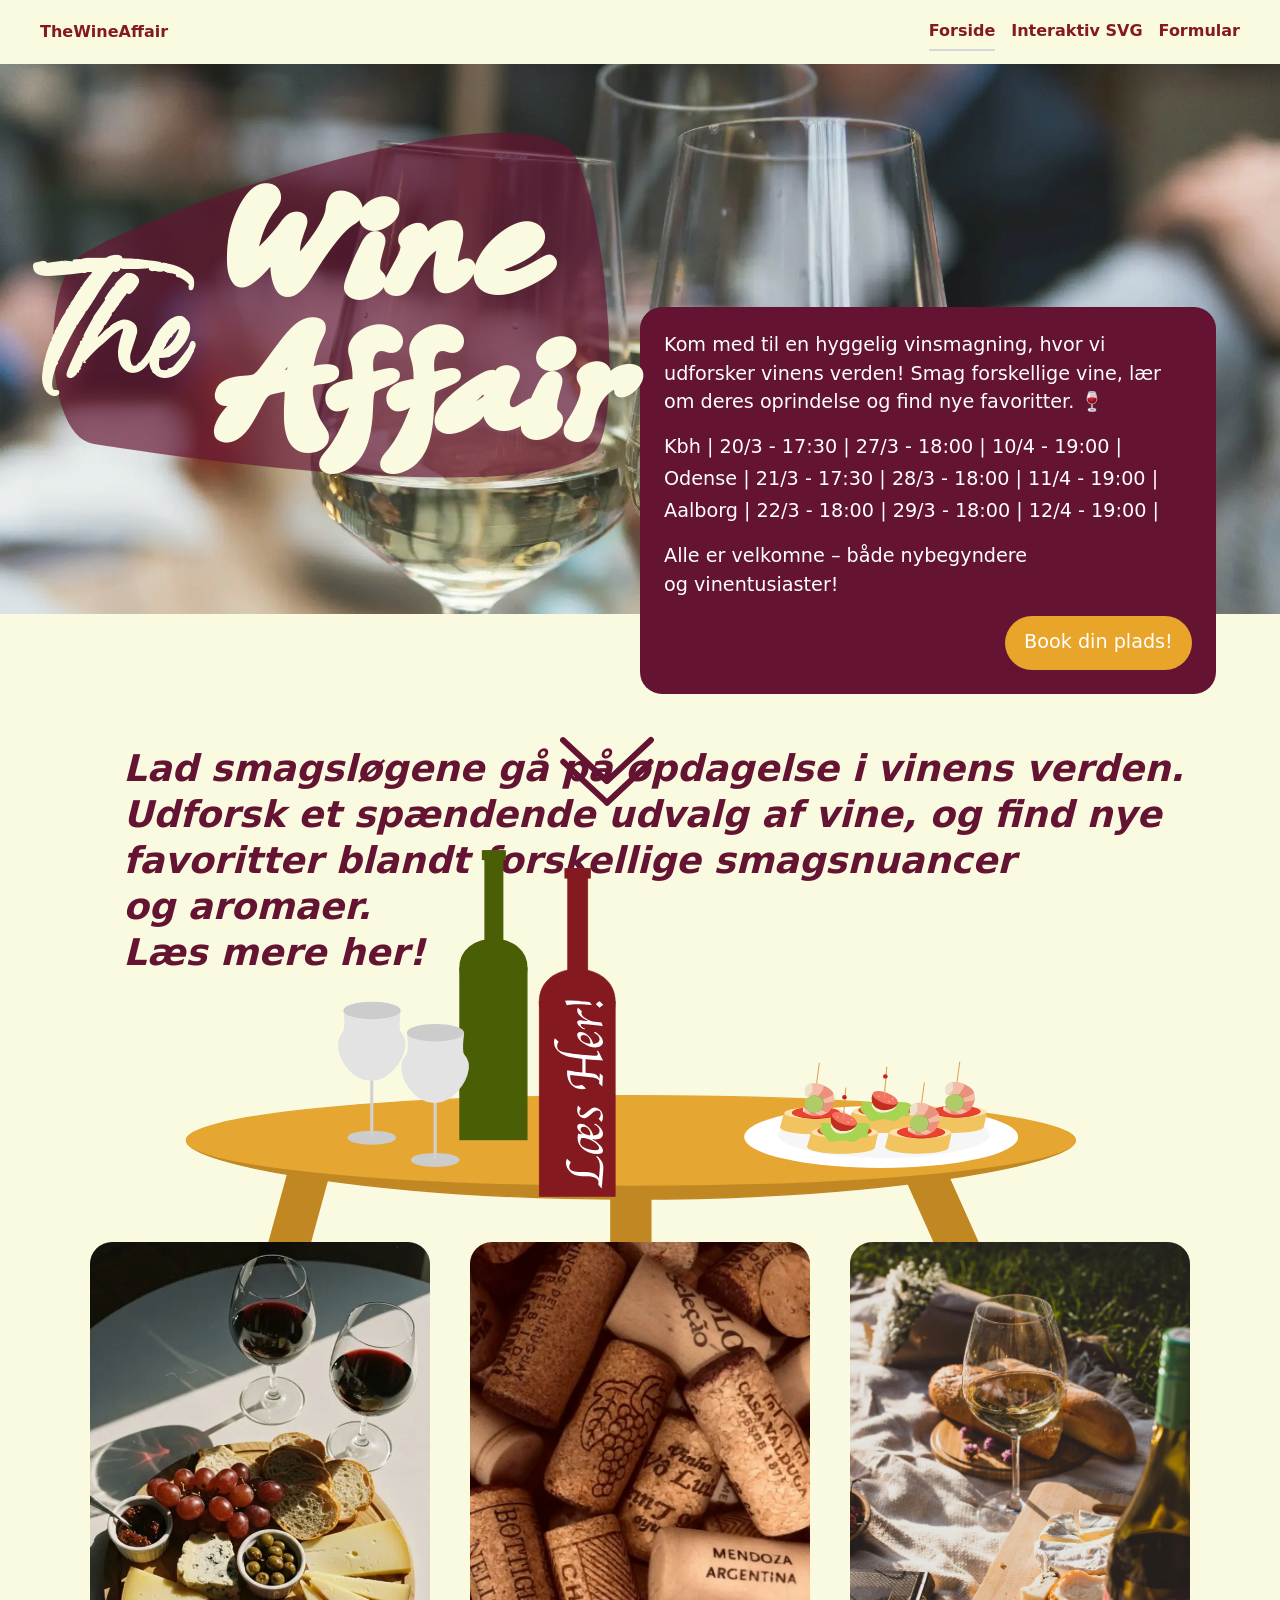
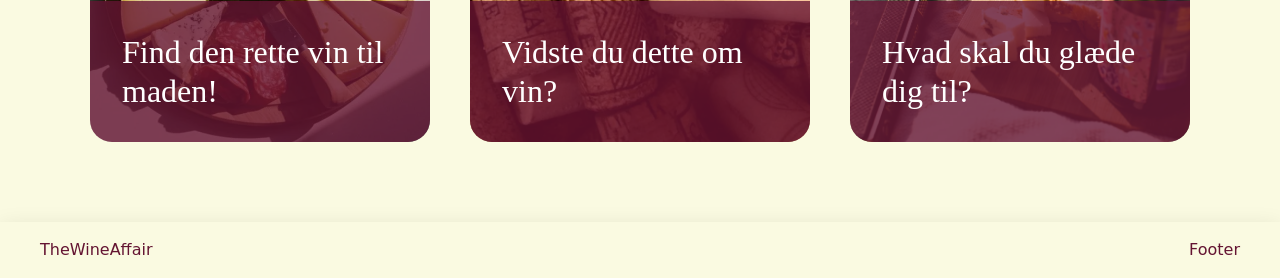
<file: index.html>
<!DOCTYPE html>
<html lang="da">

<head>
  <meta charset="UTF-8">
  <meta name="viewport" content="width=device-width, initial-scale=1.0">
  <title>Eventnavn</title>
  <link rel="stylesheet" href="./starter.css">
  <link rel="stylesheet" href="./style.css">
</head>

<body>
  <header class="site-header">
    <div class="header-content">
      <a class="site-logo" href="./">TheWineAffair</a>
      <nav class="site-nav">
        <button>Menu</button>
        <ul class="menu" id="menu" popover>
          <li><a href="./" aria-current="page">Forside</a></li>
          <li><a href="./svg.html">Interaktiv SVG</a></li>
          <li><a href="./form.html">Formular</a></li>
        </ul>
      </nav>
    </div>
  </header>

  <main>

    <section class="hero-section">
      <img class="forside-billede" src="Imgs/hero-section.webp" alt="forside billede">
      <h1 class="logo-text">Wine Affair</h1>
      <h2 class="logo-text2">The</h2>
      <img class="logo" src="Imgs/Logo.svg" alt="logo">
      <div class="event-card">
        <p>Kom med til en hyggelig vinsmagning, hvor vi udforsker vinens verden! Smag forskellige vine, lær om deres
          oprindelse og
          find nye favoritter. 🍷</p>
        <div class="event-details">
          <p>Kbh | 20/3 - 17:30 | 27/3 - 18:00 | 10/4 - 19:00 |</p>
          <p>Odense | 21/3 - 17:30 | 28/3 - 18:00 | 11/4 - 19:00 |</p>
          <p>Aalborg | 22/3 - 18:00 | 29/3 - 18:00 | 12/4 - 19:00 |</p>
        </div>
        <p>
          Alle er velkomne – både nybegyndere og vinentusiaster!</p>
        <a class="book-button" href="form.html">Book din plads!</a>
      </div>
      <img class="pil scroll-arrow" src="Imgs/arrow-down.svg" alt="downward arrow">
    </section>

    <section class="discovery-section">

      <div class="text scroll">
        <h2>Lad smagsløgene gå på opdagelse i vinens verden. Udforsk et spændende udvalg af vine, og find
          nye
          favoritter blandt
          forskellige smagsnuancer</h2>
        <h2>og aromaer.</h2>
        <h2>Læs mere her!</h2>
      </div>
      <img class="table-illustation" src="Imgs/spisebord.svg" alt="illustration af en bord med vin og mad">
      <a href="svg.html" class="bottle-link">
        <img src="Imgs/rødvinflaske.svg" alt="rødvinflaske"></a>
    </section>

    <section class="article-grid">
      <article class="article-section">
        <div class="card-content flow">
          <img src="Imgs/tapas.webp" alt="mad og vin">
          <h3>Find den rette vin til maden!</h3>
          <button popovertarget="program-details-1" class="btn">Læs mere</button>
        </div>
        <div class="program-details" id="program-details-1" popover>
          <img src="Imgs/tapas.webp" alt="mad og vin">
          <div class="program-content flow">
            <h2>Find den rette vin til maden!</h2>
            <p>Den rette vin kan gøre en god madoplevelse endnu bedre! Men hvordan finder man egentlig den perfekte
              kombination? Vin og
              mad handler om at skabe balance mellem smage, aromaer og teksturer. Nogle vine fremhæver madens sødme,
              mens andre giver
              modspil til fede eller krydrede retter. Uanset om du serverer fisk, kød eller vegetariske retter, kan det
              rette vinvalg
              gøre hele forskellen. Få inspiration og gode tips til at finde de perfekte kombinationer, så du kan
              imponere dine gæster
              og gøre middagen til noget helt særligt.</p>
            <button popovertarget="program-details-1" class="btn">Luk</button>
          </div>
        </div>
      </article>

      <article class="article-section">
        <div class="card-content flow">
          <img src="Imgs/propper.webp" alt="vinkork">
          <h3>Vidste du dette om vin?</h3>
          <button popovertarget="program-details-2" class="btn">Læs mere</button>
        </div>
        <div class="program-details" id="program-details-2" popover>
          <img src="Imgs/propper.webp" alt="vinkork">
          <div class="program-content flow">
            <h2>Vidste du dette om vin?</h2>
            <p>Vin gemmer på mange spændende historier og overraskende detaljer! Vidste du eksempelvis, at vinens smag
              påvirkes af både
              druesort, klima, jordbund og måden, den bliver fremstillet på? Selv temperaturen, du serverer vinen ved,
              kan have stor
              betydning for smagsoplevelsen. Der findes utallige små detaljer, som kan gøre dig klogere på vinens
              verden. Dyk ned i
              spændende fakta, lær nye ting, og bliv inspireret til at udforske vin på en helt ny måde!</p>
            <button popovertarget="program-details-2" class="btn">Luk</button>
          </div>
        </div>
      </article>

      <article class="article-section">
        <div class="card-content flow">
          <img src="Imgs/artikel_3.webp" alt="vin og servering">
          <h3>Hvad skal du glæde dig til?</h3>
          <button popovertarget="program-details-3" class="btn">Læs mere</button>
        </div>
        <div class="program-details" id="program-details-3" popover>
          <img src="Imgs/artikel_3.webp" alt="vin og servering">
          <div class="program-content flow">
            <h2>Hvad skal du glæde dig til?</h2>
            <p>Glæd dig til en hyggelig og stemningsfuld oplevelse fyldt med gode smagsoplevelser, spændende historier
              og nye indtryk.
              Du får mulighed for at udforske forskellige vine, opdage nye favoritter og blive klogere på vinens mange
              nuancer.
              Undervejs deler vi tips og tricks, som du kan tage med dig hjem og bruge næste gang, du skal vælge vin til
              middagsbordet. Alt sammen i godt selskab, hvor der er plads til både nysgerrighed, grin og gode samtaler!
            </p>
            <button popovertarget="program-details-3" class="btn">Luk</button>
          </div>
        </div>
      </article>
    </section>
  </main>

  <footer class="site-footer">
    <div class="footer-content">
      <p>TheWineAffair</p>
      <p>Footer</p>
    </div>
  </footer>
  <script src="./script.js"></script>
</body>

</html>
</file>
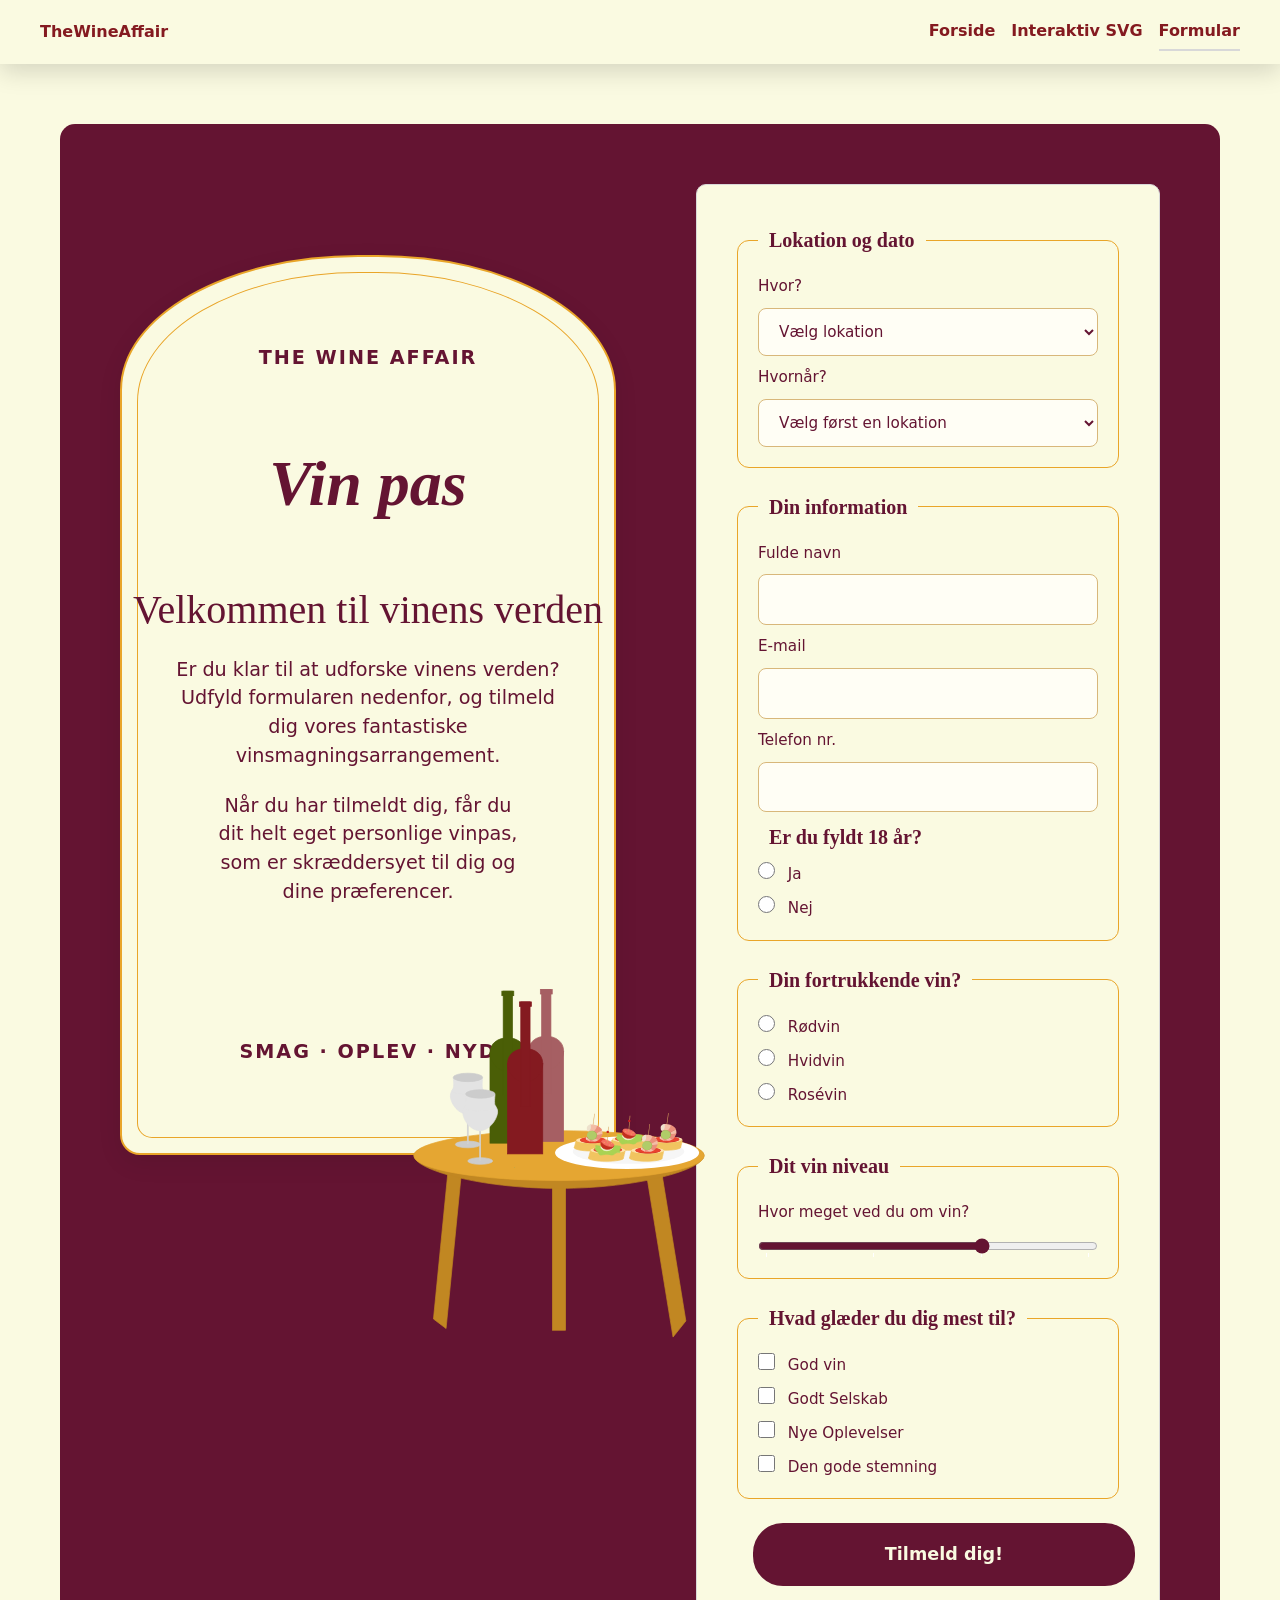
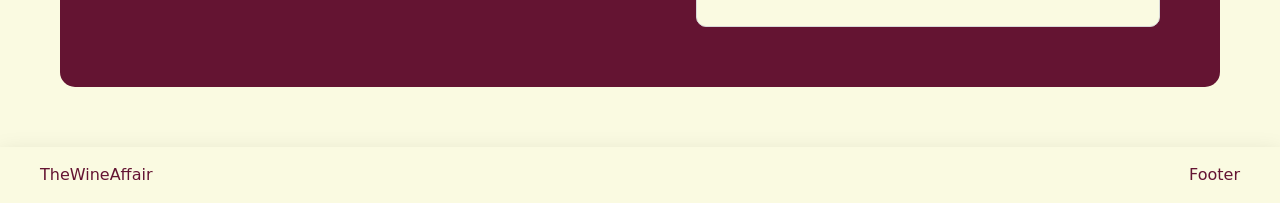
<file: form.html>
<!DOCTYPE html>
<html lang="da">

<head>
  <meta charset="UTF-8">
  <meta name="viewport" content="width=device-width, initial-scale=1.0">
  <title>Formular | Eventnavn</title>
  <link rel="stylesheet" href="./starter.css">
  <link rel="stylesheet" href="./style.css">
</head>

<body>
  <header class="site-header">
    <div class="header-content">
      <a class="site-logo" href="./">TheWineAffair</a>
      <nav class="site-nav">
        <button>Menu</button>
        <ul class="menu" id="menu" popover>
          <li><a href="./">Forside</a></li>
          <li><a href="./svg.html">Interaktiv SVG</a></li>
          <li><a href="./form.html" aria-current="page">Formular</a></li>
        </ul>
      </nav>
    </div>
  </header>


  <main>
    <section class="form-page">
      <header class="form-intro">

        <div class="vin-label">
          <div class="vin-label-content">
            <p class="label-brand">THE WINE AFFAIR</p>

            <h1>Vin pas</h1>

            <h2>Velkommen til vinens verden</h2>

            <p>Er du klar til at udforske vinens verden? Udfyld formularen nedenfor, og tilmeld dig vores fantastiske
              vinsmagningsarrangement. </p>
            <p>Når du har tilmeldt dig, får du dit helt eget personlige vinpas, som er skræddersyet til dig og dine
              præferencer.</p>

            <p class="label-footer">SMAG · OPLEV · NYD</p>
          </div>
        </div>

        <img class="form-illustration" src="Imgs/forms_illustration.svg" alt="Bord med vin og tapas">

      </header>

      <form class="form-placeholder" action="./opsamling.html" novalidate>

        <fieldset>
          <legend> Lokation og dato</legend>
          <label for="lokation">Hvor?</label>
          <select id="lokation" name="lokation">
            <option value="">Vælg lokation</option>
            <option value="kbh">København - Vinkælderen København</option>
            <option value="odense">Odense - Den Gamle Vinbar</option>
            <option value="aalborg">Aarlborg - Nordlys Vin & Smag</option>
          </select>

          <label for="dato">Hvornår?</label>
          <select id="dato" name="dato" required>
            <option value="">Vælg først en lokation</option>
          </select>
        </fieldset>

        <fieldset>
          <Legend>Din information</Legend>

          <label for="navn">Fulde navn</label>
          <input id="navn" type="text" name="navn" required>
          <p class="class-message">Skriv fulde navn</p>

          <label for="email">E-mail</label>
          <input id="email" type="email" name="email" required>
          <p class="class-message">Skriv en gyldig E-mail</p>

          <label for="tlf">Telefon nr.</label>
          <input id="tlf" type="tel" name="tlf" required>
          <p class="class-message">Skriv dit telefon nr.</p>

          <legend>Er du fyldt 18 år?</legend>
          <label for="svar">
            <input id="svar" type="radio" name="svar" value="ja" required>
            Ja
          </label>
          <label for="svar">
            <input id="svar" type="radio" name="svar" value="nej" required>
            Nej
          </label>
        </fieldset>

        <fieldset>
          <legend>Din fortrukkende vin?</legend>
          <label for="vin">
            <input id="vin" type="radio" name="vin" value="Rødvin" required>
            Rødvin
          </label>
          <label for="vin">
            <input id="vin" type="radio" name="vin" value="Hvidvin" required>
            Hvidvin
          </label>
          <label for="vin">
            <input id="vin" type="radio" name="vin" value="Rosévin" required>
            Rosévin
          </label>
        </fieldset>

        <fieldset>
          <legend>Dit vin niveau</legend>
          <label for="niveau">Hvor meget ved du om vin?</label>
          <input id="niveau" type="range" name="niveau" required min="1" max="4" step="1" list="vin-niveau">

          <datalist id="vin-niveau">
            <option value="1" label="Nybegynder"></option>
            <option Value="2" label="Vin Elsker"></option>
            <option Value="3" label="Vin Entusiast"></option>
            <option value="4" label="Vin Nørd"></option>

          </datalist>
        </fieldset>

        <fieldset>
          <legend> Hvad glæder du dig mest til? </legend>
          <label for="god-vin">
            <input id="god-vin" type="checkbox" name="forventning" value="god-vin">
            God vin</label>

          <label for="godt-selskab">
            <input id="godt-selskab" type="checkbox" name="forventning" value="godt-selskab">
            Godt Selskab</label>

          <label for="nye-oplevelser">
            <input id="nye-oplevelser" type="checkbox" name="forventning" value="nye-oplevelser">
            Nye Oplevelser</label>

          <label for="god-stemning">
            <input id="god-stemning" type="checkbox" name="forventning" value="god-stemning">
            Den gode stemning</label>
        </fieldset>

        <button>Tilmeld dig!</button>

      </form>
    </section>
  </main>


  <footer class="site-footer">
    <div class="footer-content">
      <p>TheWineAffair</p>
      <p>Footer</p>
    </div>
  </footer>
  <script src="./script.js"></script>
</body>

</html>
</file>
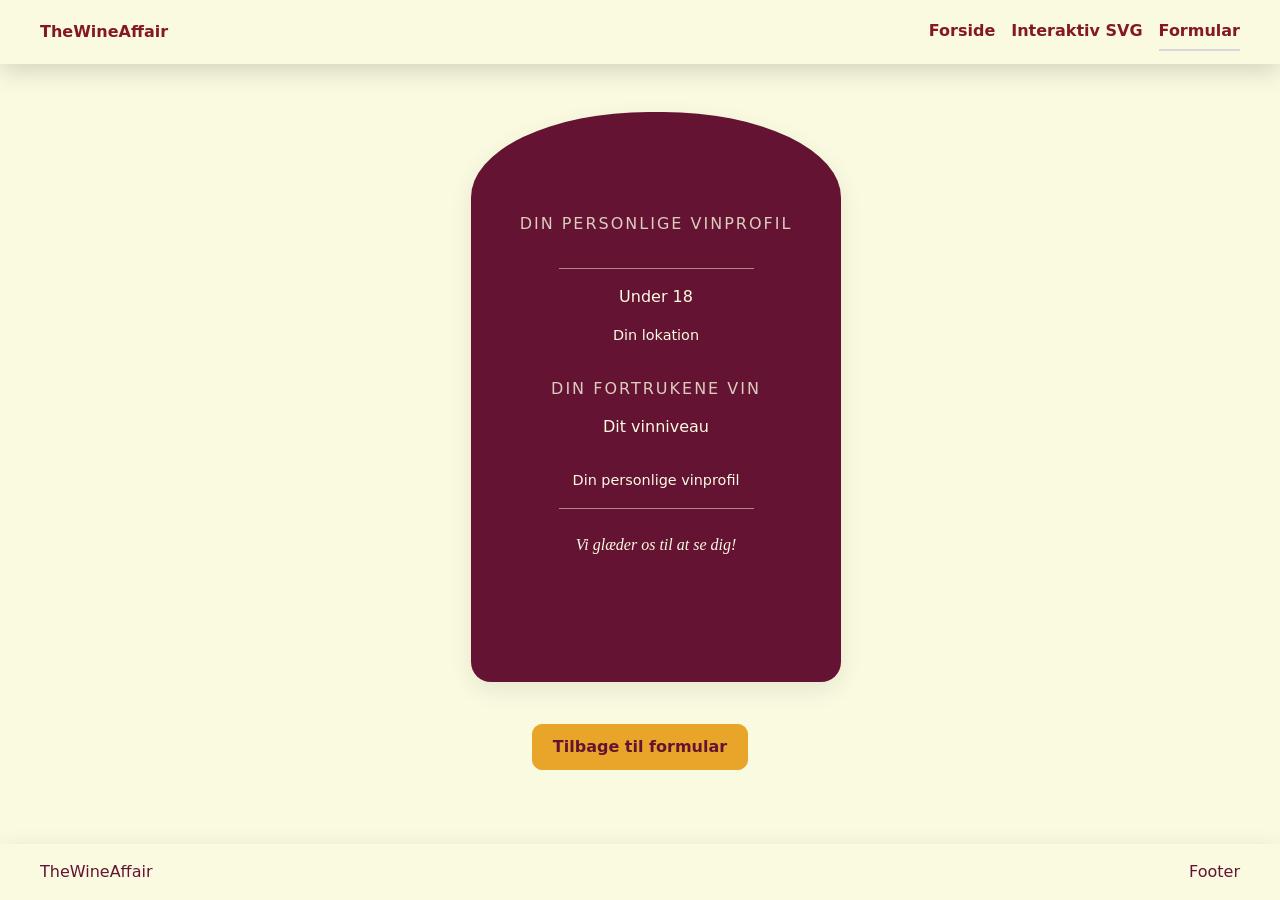
<file: opsamling.html>
<!DOCTYPE html>
<html lang="da">

<head>
  <meta charset="UTF-8">
  <meta name="viewport" content="width=device-width, initial-scale=1.0">
  <title>Opsamling | Eventnavn</title>
  <link rel="stylesheet" href="./starter.css">
  <link rel="stylesheet" href="./style.css">
</head>

<body>
  <header class="site-header">
    <div class="header-content">
      <a class="site-logo" href="./">TheWineAffair</a>
      <nav class="site-nav">
        <button>Menu</button>
        <ul class="menu" id="menu" popover>
          <li><a href="./">Forside</a></li>
          <li><a href="./svg.html">Interaktiv SVG</a></li>
          <li><a href="./form.html" aria-current="page">Formular</a></li>
        </ul>
      </nav>
    </div>
  </header>

  <main>
    <section class="opsamling-page">


      <article class="opsamling-placeholder">
        <div class="etiket-indhold">

          <p class="etiket-overtekst">DIN PERSONLIGE VINPROFIL</p>

          <h1 class="navn">Dit navn</h1>

          <div class="etiket-linje"></div>

          <p class="alder">18+</p>

          <div class="event-info">
            <p class="lokation-output">Din lokation</p>
            <p class="dato-output">Din dato</p>
          </div>

          <div class="vin-info">
            <p class="lille-overskrift">DIN FORTRUKENE VIN</p>
            <h2 class="vin-output">Rødvin</h2>
            <h2 class="niveau-output">Dit vinniveau</h2>
          </div>

          <div class="profil">
            <p class="forventninger-output">Dine forventninger</p>
            <p class="profil-output">Din personlige vinprofil</p>
          </div>

          <div class="etiket-linje"></div>

          <p class="etiket-footer">Vi glæder os til at se dig!</p>

        </div>
      </article>

      <div class="opsamling-intro">
        <div class="actions">
          <a class="button" href="./form.html">Tilbage til formular</a>
        </div>
      </div>
    </section>
  </main>

  <footer class="site-footer">
    <div class="footer-content">
      <p>TheWineAffair</p>
      <p>Footer</p>
    </div>
  </footer>
  <script src="./script.js"></script>
</body>

</html>
</file>
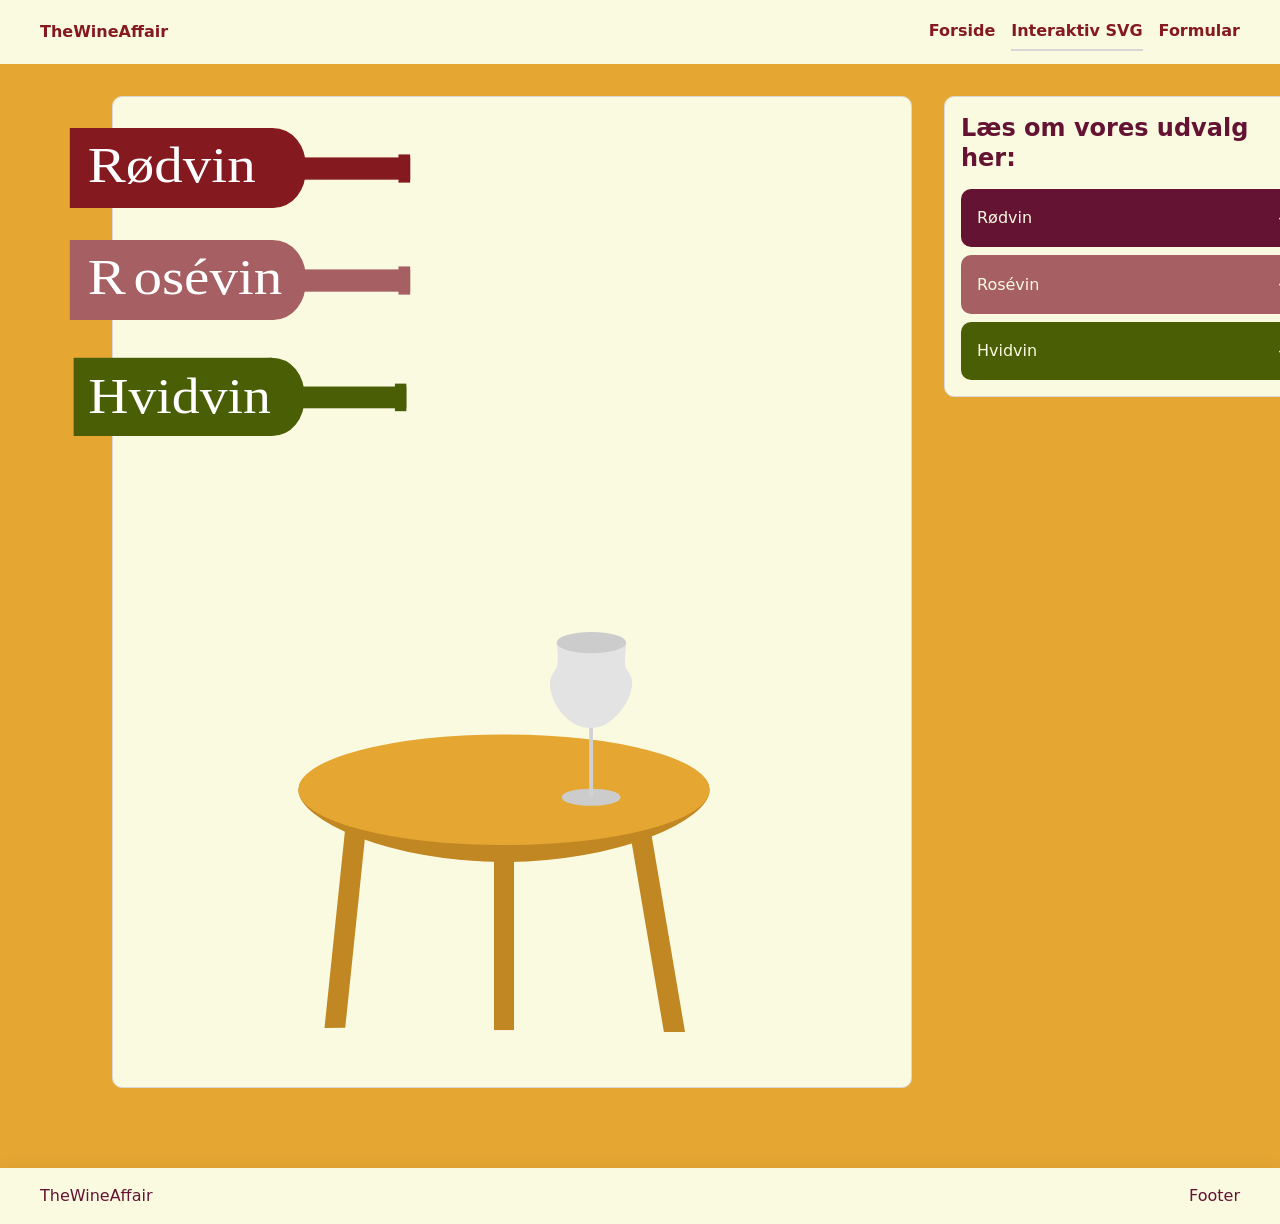
<file: svg.html>
<!DOCTYPE html>
<html lang="da">

<head>
  <meta charset="UTF-8">
  <meta name="viewport" content="width=device-width, initial-scale=1.0">
  <title>Interaktiv SVG | Eventnavn</title>
  <link rel="stylesheet" href="./starter.css">
  <link rel="stylesheet" href="./style.css">
</head>

<body class="gul">
  <header class="site-header">
    <div class="header-content">
      <a class="site-logo" href="./">TheWineAffair</a>
      <nav class="site-nav">
        <button>Menu</button>
        <ul class="menu" id="menu" popover>
          <li><a href="./">Forside</a></li>
          <li><a href="./svg.html" aria-current="page">Interaktiv SVG</a></li>
          <li><a href="./form.html">Formular</a></li>
        </ul>
      </nav>
    </div>
  </header>

  <main>
    <section class="svg-page">
      <header class="svg-intro">
      </header>

      <section class="svg-layout">
        <div class="svg-placeholder">
          <img class="vin-animation2" src="Hvidvin-animation/hvidvin_Artboard 1 copy.svg" alt="animation">
          <img class="vin-animation" src="SVG_Animation/svg illustration_Artboard 1 copy.svg" alt="animation">
          <img class="vin-animation3" src="Rosevin-animation/rosevin_Artboard 1 copy.svg" alt="animation">
          <img class="svg1 vinflaske" src="SVG/asset_1.svg" alt="table">
          <img class="svg2 vinflaske" src="SVG/Asset 3.svg" alt="rosé">
          <img class="svg3 vinflaske" src="SVG/Asset 4.svg" alt="hvidvin">
          <img class="svg4 vinflaske" src="SVG/Asset 5.svg" alt="rødvin">
        </div>

        <article class="panel">
          <h2 class="sort">Læs om vores udvalg her:</h2>
          <div class="accordion">
            <!-- TODO: Lav om til details/summary -->
            <details class="color1 rødvin">
              <summary>Rødvin</summary>
              <div class="accordion-item">
                <p class="color1">Rødvin fremstilles af blå eller mørke druer, hvor drueskallerne får lov til at være
                  med under
                  gæringen. Det er
                  skallerne, der giver vinen dens karakteristiske røde farve og tanniner. Rødvin findes i mange
                  forskellige smagsvarianter
                  – fra let og frugtig til fyldig og kraftig. Smagen kan byde på noter af mørke bær, kirsebær,
                  krydderier og undertiden
                  chokolade eller vanilje.</p>
              </div>
            </details>

            <details class="color2 rødvin">
              <summary>Rosévin</summary>
              <div class="accordion-item">
                <p class="color2">Rosévin fremstilles oftest af blå druer, hvor drueskallerne kun er i kontakt med
                  mosten i en kort
                  periode. Det giver
                  vinen dens smukke lyserøde farve, som kan variere fra lys rosa til dybere pink. Rosévin kombinerer
                  ofte
                  nogle af
                  rødvinens frugtige aromaer med hvidvinens friske karakter. Smagen byder typisk på noter af jordbær,
                  hindbær, vandmelon
                  og fersken, hvilket gør den til en let og sommerlig vin.</p>
              </div>
            </details>

            <details class="color3 rødvin">
              <summary>Hvidvin</summary>
              <div class="accordion-item">
                <p class="color3">Hvidvin fremstilles typisk af grønne druer, hvor skallerne fjernes inden gæringen. Den
                  er ofte kendt
                  for sin friske og
                  lette karakter, men kan også være fyldig og cremet afhængigt af druesort og fremstillingsmetode.
                  Hvidvin
                  kan have
                  smagsnoter af citrus, grønne æbler, pærer og tropiske frugter. Nogle typer har desuden mineralske
                  eller
                  blomstrede
                  undertoner.</p>
              </div>
            </details>
          </div>
        </article>
      </section>
    </section>
  </main>

  <footer class="site-footer">
    <div class="footer-content">
      <p>TheWineAffair</p>
      <p>Footer</p>
    </div>
  </footer>
  <script src="./script.js"></script>
</body>

</html>
</file>
<file: starter.css>
*,
::before,
::after {
  box-sizing: border-box;
  margin: 0;
  padding: 0;
}

html {
  interpolate-size: allow-keywords;
  font-family: system-ui, sans-serif;
  line-height: 1.5;
  -webkit-font-smoothing: antialiased;
}

h1,
h2 {
  line-height: 1.25;
}

p,
li {
  text-wrap: pretty;
}

img,
svg {
  display: block;
  width: 100%;
  height: auto;
}

label {
  display: block;
}

input,
button,
textarea,
select {
  font: inherit;
  color: inherit;
  background-color: transparent;
  font-size: max(1em, 16px);
  padding: 0;
  margin: 0;
}

input:where([type="checkbox"], [type="radio"]) {
  width: 1em;
  height: 1em;
}

textarea {
  resize: none;
  min-height: 4lh;
}

legend {
  padding: 0;
}

select,
::picker(select) {
  appearance: base-select;
}

[popover] {
  margin: revert;
}

dialog {
  overscroll-behavior: none;

  &::backdrop {
    overflow: hidden;
    overscroll-behavior: contain;
  }
}

.visually-hidden {
  position: absolute;
  width: 1px;
  height: 1px;
  overflow: hidden;
  white-space: nowrap;
  clip-path: inset(100%);
}
</file>
<file: style.css>
/* Variabler */
html {
  --color-page: #fafae1;
  --color-surface: #fafae1;
  --color-text: #ffffff;
  --color-muted: #641432;
  --color-border: #d8d8d8;

  --space-05: 0.5rem;
  --space-1: 1rem;
  --space-2: 2rem;
  --space-3: 3rem;

  background: var(--color-page);
  color: var(--color-text);
}

/* Globalt layout */
.forside-billede {
  opacity: 90%;
}

.logo-text {
  font-family: halvorix;
  color: #fafae1;
  position: absolute;
  top: 8rem;
  left: 14rem;
  max-width: 450px;
  font-size: 140px;
  z-index: 15;
  line-height: 140px;
}
.logo-text2 {
  font-family: christmas;
  color: #fafae1;
  top: 12rem;
  left: 2rem;
  max-width: 450px;
  font-size: 100px;
  z-index: 15;
  line-height: 140px;
  position: absolute;
}

@font-face {
  font-family: halvorix;
  src: url("fonts/Halvorix_Personal_Use_Only.ttf");
}
@font-face {
  font-family: christmas;
  src: url("fonts/ChristmasMerryland.ttf");
}

.pil {
  max-height: 18rem;
}
.scroll-arrow {
  animation: fadeArrow linear both;
  animation-timeline: scroll(root);
  animation-range: 0 150px;
}

@keyframes fadeArrow {
  from {
    opacity: 85%;
  }

  to {
    opacity: 0;
  }
}

@keyframes reveal {
  from {
    opacity: 0;
    clip-path: polygon(0% 0%, 0% 0%, 0% 100%, 0% 100%);
  }
  to {
    opacity: 1;
    clip-path: polygon(0% 0%, 100% 0%, 100% 100%, 0% 100%);
  }
}

.scroll {
  animation: reveal linear both;
  animation-timeline: view();
  animation-range: 50% 60%;
}

body {
  margin: 0;
  min-height: 100svh;
  display: grid;
  grid-template-rows: auto 1fr auto;
  grid-template-columns: minmax(1rlh, 1fr) minmax(0, 75rem) minmax(1rlh, 1fr);
}

h1,
h2,
h3,
p {
  margin: 0;
}

main {
  display: grid;
  grid-template-columns: inherit;
  grid-column: 1 / -1;
  align-content: start;
}

main > * {
  grid-column: 2;
  padding-block: var(--space-3);
}

.svg-page {
  display: grid;
  gap: var(--space-1);
}

.svg-intro {
  display: grid;
  gap: var(--space-1);
  max-width: 60ch;
}

.svg-intro p {
  color: var(--color-muted);
}

.svg-layout {
  display: grid;
  gap: 0;
  align-items: start;
  @media (width > 800px) {
    grid-template-columns: 1fr min(80%, 50ch);
  }
}

.form-page {
  display: grid;
  gap: var(--space-2);
  @media (width > 600px) {
    grid-template-columns: min(40%, 50ch) 1fr;
  }
}

.form-intro {
  display: flex;
  justify-content: center;
  align-items: center;
  width: 100%;
  min-width: 0;
}

.form-intro p {
  color: var(--color-muted);
}

.opsamling-page {
  display: grid;
  gap: var(--space-2);
  align-items: start;

  @media (width > 800px) {
    grid-template-columns: minmax(0, 44ch) minmax(20rem, 1fr);
  }
}

.opsamling-intro {
  display: grid;
  gap: var(--space-1);
  max-width: 60ch;
}

.opsamling-intro p {
  color: var(--color-muted);
}

.error-page {
  display: grid;
  gap: var(--space-1);
  max-width: 60ch;
}

.error-page p {
  color: var(--color-muted);
}

/* Header og footer */
.site-header,
.site-footer {
  grid-column: 1 / -1;

  display: grid;
  grid-template-columns: inherit;
  background: var(--color-surface);
  color: #841a20;
  box-shadow: 0 8px 25px #00000025;
}

.header-content,
.footer-content {
  grid-column: 2;
}

.header-content {
  min-height: 4rem;
  display: flex;
  justify-content: space-between;
  align-items: center;
  gap: var(--space-1);
}

.site-logo {
  color: inherit;
  font-weight: 700;
  text-decoration: none;
}

.footer-content {
  padding-block: var(--space-1);
  display: flex;
  flex-wrap: wrap;
  justify-content: space-between;
  gap: var(--space-1);
  color: var(--color-muted);
}

/* Navigation */
[popover] {
  margin: 0;
  padding: 0;
  border: none;
  background: transparent;
}

.site-nav button {
  padding: 0.4rem 0.7rem;
  border: 1px solid var(--color-border);
  border-radius: 15px;
  background: #841a20;
  color: var(--color-surface);
  font-weight: bold;

  @media (width > 600px) {
    display: none;
  }
}

.site-nav li {
  color: #841a20;
  font-weight: 600;
}

.menu {
  margin: 0;
  padding: var(--space-1);
  list-style: none;
  background: var(--color-surface);
  border: 1px solid var(--color-border);

  @media (width > 600px) {
    display: flex;
    gap: var(--space-1);
    padding: 0;
    border: none;
    background: none;
    position: static;
  }
}

.menu a {
  display: block;
  padding: 0.4rem 0;
  color: inherit;
  text-decoration: none;
  border-bottom: 2px solid #0000;
}

.menu a[aria-current="page"] {
  border-bottom-color: var(--color-border);
}

/* Flader */
.panel,
.svg-placeholder,
.form-placeholder,
.opsamling-placeholder {
  background: var(--color-surface);
  border: 1px solid var(--color-border);
  margin-left: 2rem;
}

.panel {
  padding: var(--space-1);
  display: grid;
  gap: var(--space-1);
  margin-top: 1rem;
  margin-right: 6rem;
}

.svg-placeholder,
.opsamling-placeholder {
  min-height: -webkit-fill-available;
  min-height: stretch;
}

.form-placeholder {
  position: relative;
  z-index: 1;

  background-color: #fafae1;

  border-radius: 10px;
  padding: 40px;

  min-height: 0;

  min-height: -webkit-fill-available;
  min-height: stretch;
}

/* Details */
.accordion {
  display: grid;
  gap: var(--space-05);
}

.accordion-item {
  border: 1px solid var(--color-border);
  background: var(--color-surface);
}

.accordion-item p {
  padding: 0 var(--space-3) var(--space-3);
  text-align: center;
  padding-top: 2rem;
}
/*color: var(--color-text);/*
}

/* Knap/link */
.button {
  justify-self: start;
  display: inline-block;
  padding: 0.5rem 0.8rem;
  border: 1px solid var(--color-border);
  background: var(--color-surface);
  color: inherit;
  text-decoration: none;
}

html {
  --color-page: #fafae1;
  --color-wine: #641432;
  --color-gold: #e9a529;
}

body {
  background: var(--color-page);
}

main > * {
  grid-column: 1/-1;
  padding: 0;
}

/***************************FORSIDE*************************/
/*.    HERO SECTION.   */
.hero-section {
  position: relative;
  height: 550px;
}

.hero-section img {
  width: 100%;
  height: 100%;
  object-fit: cover;
  display: block;
}

.logo {
  position: absolute;
  max-width: 634px;
  left: 20px;
  top: 40px;
}

/*.  EVVENT CARD.  */

.event-card {
  position: absolute;
  right: 5%;
  bottom: -80px;
  width: 45%;
  padding: 1.5rem;

  border-radius: 22px;

  background: var(--color-wine);
  color: (white);

  display: grid;
  gap: 1rem;
  font-size: 1.2rem;
}

.event-details {
  display: grid;
  gap: 0.2rem;
}

.book-button {
  justify-self: end;
  padding: 0.8rem 1.2rem;
  background: var(--color-gold);
  color: white;
  border-radius: 30px;
  text-decoration: none;
  font-size: 1.2rem;
  z-index: 20;
}

/*.    DISCOVERY_SECTION.  */
.discovery-section {
  position: relative;
  min-height: 350px;
  margin: 0.2rem;
  margin-top: 2rem;
}

.discovery-section h2 {
  display: felx;
  flex-direction: column;
  gap: 10px;
  z-index: -3;

  color: var(--color-wine);
  font-size: 2.3rem;
  font-style: italic;

  margin-left: 120px;
  margin-right: 70px;
}

.text {
  margin-top: 100px;
}

.table-illustation {
  position: relative;
  top: -465px;
  width: 100%;
  height: 100%;
  object-fit: contain;
  bottom: 0;
}

.bottle-link {
  position: absolute;
  left: 22%;
  top: 20%;
  width: 600px;
  height: 300px;
}

.bottle-link:hover > img {
  left: 20%;
  top: 43%;

  transform: rotate(90deg);
  transform-origin: bottom center;
  transition: transform 0.5s ease;
}

/*. ARTICLE CARDS. */

.article-grid {
  display: grid;
  grid-template-columns: repeat(3, minmax(0, 1fr));
  gap: 2.5rem;

  width: 88%;
  max-width: 1100px;

  margin: -30rem auto 0;
  padding: 0 0 5rem;
}

.article-section {
  position: relative;
  min-width: 0;
}

.card-content {
  position: relative;
  overflow: hidden;

  aspect-ratio: 0.68;

  border-radius: 22px;
}

.card-content > img {
  width: 100%;
  height: 100%;

  object-fit: cover;

  transition: transform o.4s;
}

.card-content:hover > img {
  transform: scale(1.05);
}

.card-content h3 {
  position: absolute;

  bottom: 0;
  left: 0;

  width: 100%;
  padding: 2rem;

  background: rgba(100, 20, 50, 0.78);
  color: white;

  font-family: "DM Serif Display", serif;
  font-size: 2rem;
  font-weight: normal;
  line-height: 1.2;
}

.card-content button {
  position: absolute;
  inset: 0;

  width: 100%;
  height: 100%;

  opacity: 0;
  cursor: pointer;
}

.program-details[popover] {
  position: fixed;

  inset: 50% auto auto 50%;
  transform: translate(-50%, -50%);

  width: min(90%, 600px);
  max-height: 85vh;

  padding: 1.5rem;
  overflow-y: auto;

  border: none;
  border-radius: 20px;

  background: var(--color-page);
  color: var(--color-wine);

  box-shadow: 0 5px 30px #0004;
}

.program-details > img {
  width: 100%;
  max-height: 250px;
  object-fit: cover;
  border-radius: 12px;
}

.program-content {
  display: grid;
  gap: 1rem;
}

.program-content h2 {
  color: var(--color-wine);
}

.program-content p {
  color: var(--color-dark);
}

.program-content button {
  justify-self: start;

  padding: 0.7rem 1.3rem;

  border: none;
  border-radius: 25px;

  background: var(--color-wine);
  color: white;

  cursor: pointer;
}

.program-details::backdrop {
  background: rgba(0, 0, 0, 0.55);
}

/**************************SVG*****************************/

.svg-page {
  background-color: #e6a632;
}

.panel {
  background-color: #fafae1;
  border-radius: 10px;
  @media (width < 800px) {
    position: absolute;
    top: 29rem;
    left: 0.3rem;
    width: 26rem;
    border: none;
  }
}

summary::marker {
  content: none;
}

summary {
  display: flex;
  align-items: center;
  justify-content: space-between;
}

summary::after {
  content: "+";
  font-family:
    system-ui,
    -apple-system,
    BlinkMacSystemFont,
    "Segoe UI",
    Roboto,
    Oxygen,
    Ubuntu,
    Cantarell,
    "Open Sans",
    "Helvetica Neue",
    sans-serif;
  font-weight: 400;
  font-size: 1.1rem;
}

:open summary::after {
  content: "-";
}

.color1 {
  background-color: #641432;
  color: #fafae1;
  border-radius: 10px;
}
.color2 {
  background-color: #a65f63;
  color: #fafae1;
  border-radius: 10px;
}
.color3 {
  background-color: #4a5e06;
  color: #fafae1;
  border-radius: 10px;
}

.gul {
  background-color: #e6a632;
}

.sort {
  color: #641432;
}

.rødvin {
  padding: 1rem;
  @media (width < 800px) {
    padding: 0.5rem;
  }
}

.svg1 {
  height: 25rem;
  position: absolute;
  top: 39.5rem;
  right: 8.5rem;
  @media (width < 800px) {
    height: 9rem;
    top: 21.5rem;
    left: 0.3rem;
  }
}

.svg2 {
  height: 5rem;
  position: absolute;
  top: 15rem;
  right: 25rem;
  @media (width < 800px) {
    height: 2.5rem;
    left: -6rem;
    top: 10rem;
  }
}

.svg3 {
  height: 5.25rem;
  position: absolute;
  top: 22rem;
  right: 25rem;
  @media (width < 800px) {
    height: 2.7rem;
    left: -6rem;
    top: 12.8rem;
  }
}

.svg4 {
  height: 5rem;
  position: absolute;
  top: 8rem;
  right: 25rem;
  @media (width < 800px) {
    height: 2.5rem;
    left: -6rem;
    top: 7rem;
  }
}

.svg-placeholder {
  border-radius: 10px;
  height: 62rem;
  width: 50rem;
  margin-bottom: 5rem;
  margin-left: 7rem;
  margin-top: 1rem;
  @media (width < 800px) {
    height: 39rem;
    width: 26rem;
    margin: 0;
    margin-left: 2.3rem;
    margin-bottom: 26rem;
  }
}

.vinflaske {
  transition: transform 0.5s ease;
}

/* Rosévin */
.svg2.pop {
  transform: translateX(120px) scale(1.15);
  @media (width < 800px) {
    transform: translateX(30px) scale(1.15);
  }
}

/* Hvidvin */
.svg3.pop {
  transform: translateX(120px) scale(1.15);
  @media (width < 800px) {
    transform: translateX(30px) scale(1.15);
  }
}

/* Rødvin */
.svg4.pop {
  transform: translateX(120px) scale(1.15);
  @media (width < 800px) {
    transform: translateX(30px) scale(1.15);
  }
}

.vin-animation {
  position: absolute;
  top: -20 rem;
  left: 5rem;

  z-index: 10;
}
.vin-animation2 {
  position: absolute;
  top: -20 rem;
  left: 3rem;
  opacity: 0;
  pointer-events: none;
  z-index: 10;
}
.vin-animation3 {
  position: absolute;
  top: -20 rem;
  left: 3rem;
  opacity: 0;
  pointer-events: none;
  z-index: 10;
}

.vin-animation {
  position: absolute;
  opacity: 0;
  pointer-events: none;
}

.vin-animation.active {
  opacity: 1;
}

html {
  interpolate-size: allow-keywords;
}

::details-content {
  height: 0;
  overflow: clip;
  transition: 0.3s;
  transition-behavior: allow-discrete;
}

details:open::details-content {
  height: auto;
}

/****************************************FORMULAR******************************/

.form-page {
  position: relative;

  margin: 60px;
  padding: 60px;

  border-radius: 15px;
  background-color: #641432;

  display: grid;
  grid-template-columns: 1fr 1fr;
  gap: 3rem;

  align-items: center;
}

.form-placeholder fieldset {
  margin: 0 0 24px;
  padding: 20px;

  border: 1px solid #e9a529;
  border-radius: 12px;

  display: grid;
  gap: 10px;
}

.form-placeholder legend {
  padding: 0 11px;
  color: #641432;
  font-family: serif;
  font-size: 1.25rem;
  font-weight: bold;
}

.form-placeholder button {
  cursor: pointer;
  margin: 10px;
  padding-inline: 20px;
  padding-block: 10px;

  background-color: #641432;
  border: 1px solid #641432;
  border-radius: 10px;

  color: var(--color-page);
  font-weight: bold;
}

.form-placeholder label {
  color: #641432;
  font-size: 0.95rem;
  font-weight: 500;
}

.form-placeholder
  input:not([type="radio"]):not([type="checkbox"]):not([type="range"]),
.form-placeholder select {
  width: 100%;
  box-sizing: border-box;

  padding: 13px 16px;

  border: 1px solid #d8b77a;
  border-radius: 8px;

  background: #fffef5;
  color: #641432;

  font-size: 0.95rem;
}

.form-placeholder input:focus,
.form-placeholder select:focus {
  outline: 2px solid #e9a529;
  outline-offset: 2px;
}

.form-placeholder input[type="radio"],
.form-placeholder input[type="checkbox"] {
  accent-color: var(--color-muted);
  width: 17px;
  height: 17px;
  cursor: pointer;
  margin-right: 8px;
}

.form-placeholder input[type="range"] {
  width: 100%;
  accent-color: var(--color-muted);
}

.form-placeholder button {
  display: block;
  width: 100%;

  margin: 24px 0 0 16px;
  padding: 16px;

  background: #641432;
  color: #fafae1;

  border: 2px solid #641432;
  border-radius: 30px;

  font-size: 1.1rem;
  font-weight: bold;

  cursor: pointer;
  transition: 0.3s ease;
}

.form-placeholder button:hover {
  background-color: #e9a529;
  color: #641432;
  border-color: #e9a529;
}

input {
  accent-color: #841a20;
  border: solid 1px #64143161;
  border-radius: 3px;
}

:focus-visible {
  outline: 3px solid #841a20;
  outline-offset: 2px;
}

.class-message {
  display: none;
  color: red;
  font-size: 0.85rem;
  margin-bottom: 5px;
}

.class-message.show {
  display: block;
}

.vin-label {
  position: relative;

  width: min(100%, 600px);
  min-height: 900px;
  margin-left: 0 auto;
  padding: 60px 55px;
  box-sizing: border-box;

  display: flex;
  justify-content: center;
  align-items: center;

  border: 2px solid #e9a529;
  border-radius: 48% 48% 20px 20px / 15% 15% 20px 20px;

  background-color: #fafae1;
  color: #641432;

  box-shadow: 0 8px 25px #00000015;
  transition:
    background-color 0.4s,
    color 0.4s;

  transform: translateY(-200px);
}

.vin-label::before {
  content: "";
  position: absolute;
  inset: 15px;

  border: 1px solid #e9a529;
  border-radius: 48% 48% 15px 15px / 15% 15% 15px 15px;

  pointer-events: none;
}

/* tekst på mærkat. */
.vin-label-content {
  position: absolute;
  z-index: 1;

  display: flex;
  flex-direction: column;
  justify-content: center;
  align-items: center;

  text-align: center;
  color: #641432;
  gap: 0.8rem;

  width: 100%;
  gap: 1.3rem;
}

.label-brand {
  font-size: 0.7rem;
  letter-spacing: 2px;
  font-weight: bold;
  padding-bottom: 50px;
}

.vin-label-content h1 {
  font-family: serif;
  font-size: 4rem;
  font-style: italic;
  color: #641432;
  padding-bottom: 40px;
}

.vin-label-content h2 {
  font-family: serif;
  font-size: 2.5rem;
  font-weight: normal;
}

.vin-label-content p {
  width: 80%;
  color: #641432;
  font-size: 1.2rem;
  line-height: 1.5;
}

.vin-label-content .label-footer {
  font-size: 1.2rem;
  letter-spacing: 2px;
  font-weight: bold;
  padding-top: 110px;
}

.form-illustration {
  position: absolute;

  z-index: 3;

  width: 670px;

  left: 43%;
  top: 66%;

  transform: translate(-50%, -50%);

  pointer-events: none;
}

/***********************************OPSAMLINGSSIDE*********************************/

/*. standardfarve. */
.opsamling-placeholder {
  background-color: #641432;
  color: #fafae1;
}

/*. rødvin */
.opsamling-placeholder[data-vin="rodvin"] {
  background-color: #641432;
}

/*. Hvidvin. */
.opsamling-placeholder[data-vin="hvidvin"] {
  background-color: #e9d9a8;
  color: #641432;
}

/* Rosévin. */
.opsamling-placeholder[data-vin="rosevin"] {
  background-color: #a65f63;
  color: white;
}

/*.  LAYOUT.  */
.opsamling-page {
  display: grid;
  grid-template-columns: 1fr;
  justify-items: center;
  gap: 2rem;
  padding: 3rem 1rem;
}

.opsamling-intro {
  text-align: center;
  justify-items: center;
}

/*.  Selve vinetiketten. */
.opsamling-placeholder {
  position: relative;

  width: min(100%, 370px);
  min-height: 570px;

  padding: 100px 35px 75px;

  display: flex;
  justify-content: center;

  border: none;
  border-radius: 48% 48% 20px 20px / 15% 15% 20px 20px;

  background-color: #641432;
  color: #fafae1;

  box-shadow: 0 8px 25px #00000015;
  transition:
    background-color 0.4s,
    color 0.4s;
}

/* invendig guldkant */
.opsamling-placeholder::before {
  content: "";

  position: absolute;
  inset: 15px;

  opacity: 0.45;
  pointer-events: none;
}

/* INDHOLD. */
.etiket-indhold {
  position: relative;
  z-index: 1;

  width: 100%;

  display: flex;
  flex-direction: column;
  align-items: center;

  text-align: center;
  gap: 1rem;
}

.etiket-overtekst,
.lille-overskrift {
  letter-spacing: 2px;
  opacity: 0.8;
}

/* NAVN */
.navn {
  font-family: "DM Serif Display", serif;
  font-size: 2.3rem;
  font-weight: normal;
  font-style: italic;
}

.etiket-linje {
  width: 65%;
  height: 1px;
  background: currentColor;
  opacity: 0.5;
}

/*.  eventinformation */
.event-info {
  display: grid;
  gap: 0.4rem;
  font-size: 0.9rem;
}

/*.  Vin og niveau. */
.vin-info {
  display: grid;
  gap: 0.5rem;
  margin-top: 0.5rem;
}

.vin-output {
  font-family: "DM Serif Display", serif;
  font-size: 1.8rem;
  font-weight: normal;
  font-style: italic;
}

.niveau-output {
  font-size: 1rem;
  font-weight: normal;
}

/*.  Forventninger */
.forventninger {
  display: grid;
  gap: 0.5rem;
  margin-top: 0.5rem;
}

.forventninger-output {
  font-family: serif;
  font-size: 0.95rem;
  line-height: 1.6;
}

/*.   personlig profil. */
.profil {
  display: grid;
  gap: 0.5rem;
  margin-top: 0.5rem;
}

.profil-output {
  font-size: 0.9rem;
  line-height: 1.6;
}

/* Afslutning */
.etiket-footer {
  font-family: serif;
  font-style: italic;
  font-size: 1rem;
  margin-top: 0.5rem;
}

/*.  Farvetemaer. */
.opsamling-placeholder[data-vin="rodvin"] {
  background-color: #641432;
  color: #fafae1;
}

.opsamling-placeholder[data-vin="hvidvin"] {
  background-color: #e9e9bd;
  color: #641432;
}

.opsamling-placeholder[data-vin="rosevin"] {
  background-color: #a65f63;
  color: #3a0a1b;
}

.opsamling-intro a {
  cursor: pointer;
  margin: 10px;
  padding-inline: 20px;
  padding-block: 10px;

  background-color: var(--color-gold);
  border: 1px solid var(--color-gold);
  border-radius: 10px;

  color: var(--color-muted);
  font-weight: bold;
}

/***********************MOBIL********************************/

@media (max-width: 700px) {
  html,
  body {
    max-width: 100%;
  }

  .header-content,
  .footer-content {
    padding-inline: 1rem;
  }

  /*.  FORSIDE.  */
  .hero-section {
    height: auto;
    display: flex;
    flex-direction: column;
  }

  .hero-section .logo {
    width: 80%;
    max-width: 400px;
    height: auto;
  }

  .hero-section .logo-text {
    font-size: 6rem;
    line-height: 1;
    top: 13%;
    left: 38%;
  }

  .hero-section .logo-text2 {
    font-size: 5rem;
    line-height: 1;
    top: 18%;
    left: 11%;
  }

  .hero-section img:first-child {
    height: 320px;
    width: 100%;
    object-fit: cover;
  }

  .event-card {
    position: relative;
    top: 5%;
    right: auto;
    bottom: auto;

    width: auto;
    height: auto;

    margin: -2rem 1rem o;
    padding: 1.2rem;

    font-size: 1rem;
    z-index: 2;
  }

  .book-button {
    justify-self: stretch;
    text-align: center;
  }

  .discovery-section {
    min-height: 0;
    margin: 2rem 1rem;
  }

  .discovery-section h2 {
    display: block;
    font-size: 1.6rem;
    line-height: 1.3;

    margin: 0;
  }

  .text {
    margin-top: -170px;
  }

  .table-illustation {
    top: -30%;

    display: block;
    width: 120%;
    height: auto;
    margin-right: 30px;

    object-fit: contain;
  }

  .bottle-link {
    width: 50%;
    height: auto;
    left: 27%;
    top: 0%;
  }

  .bottle-link img {
    width: 100%;
    height: auto;
    transform-origin: center;
  }

  .article-grid {
    grid-template-columns: 1fr;

    width: 88%;
    gap: 1.5rem;

    margin: 2rem auto;
    padding-bottom: 2rem;
  }

  .article-section {
    top: -40%;
    height: auto;
  }

  .card-content {
    aspect-ratio: 4/5;
  }

  .card-content h3 {
    padding: 1.2rem;
    font-size: 1.5rem;
  }

  /*.   Formluar.   */
  .form-page {
    grid-template-columns: 1fr;

    margin: 1rem;
    padding: 1rem;

    gap: 1.5rem;
  }

  .form-intro {
    width: 100%;
    min-width: 0;
  }

  .vin-label {
    width: 100%;
    min-height: 650px;

    padding: 35px 25px;
    z-index: 1;
    transform: none;
  }

  .label-brand {
    padding-bottom: 5px;
  }

  .vin-label-content {
    width: 100%;
    padding: 0 1rem;
    box-sizing: 15px;
  }

  .vin-label-content h1 {
    font-size: 3rem;
    padding-bottom: 15px;
  }

  .vin-label::before h2 {
    font-size: 1.7rem;
  }

  .vin-label-content .label-footer {
    padding-top: 35px;
    font-size: 1rem;
  }

  .form-illustration {
    width: 100%;
    max-width: 400px;
    height: auto;

    transform: none;
    z-index: 2;

    top: 540px;
  }

  .form-placeholder {
    width: 90%;
    min-height: 0;

    padding: 1rem;
    box-sizing: border-box;

    z-index: 3;
  }

  .form-placeholder fieldset {
    padding: 1rem;
  }

  .form-placeholder button {
    width: 100%;
    margin: 1rem 0 0;
  }
}
</file>
